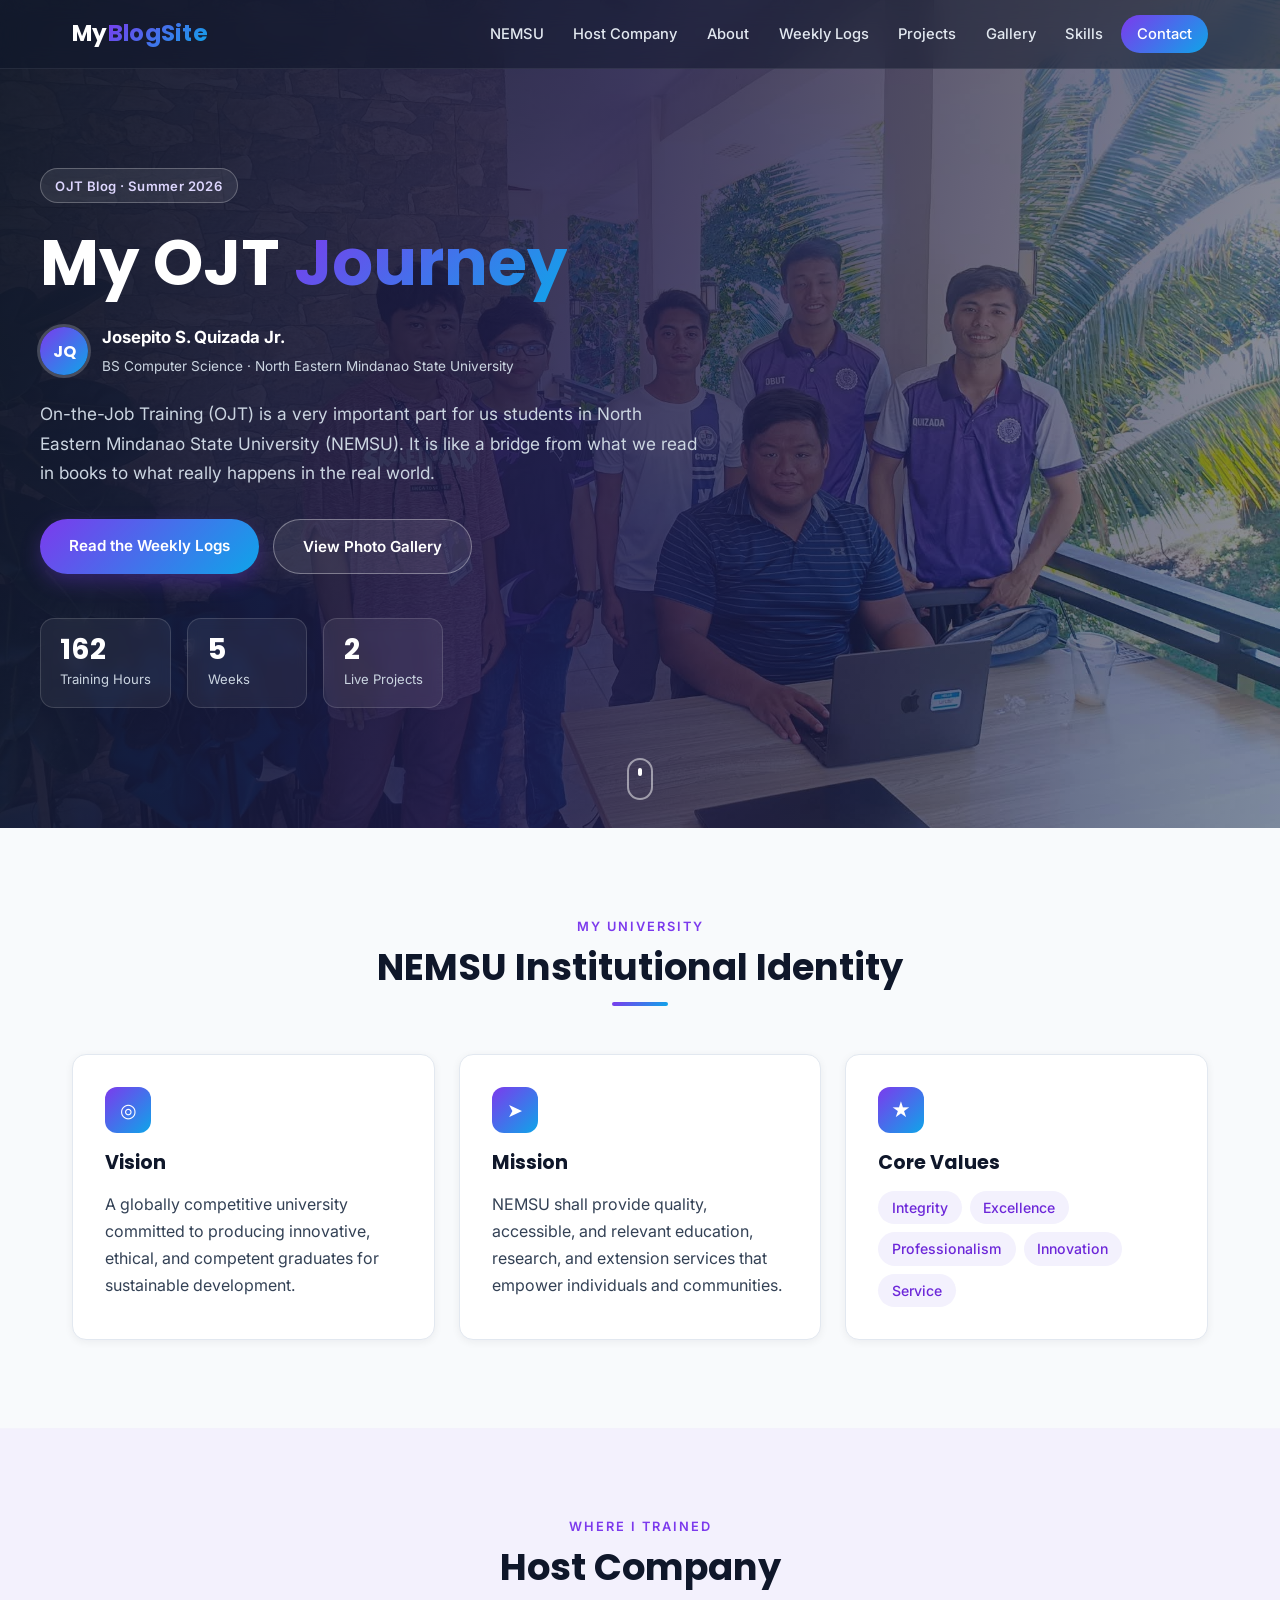
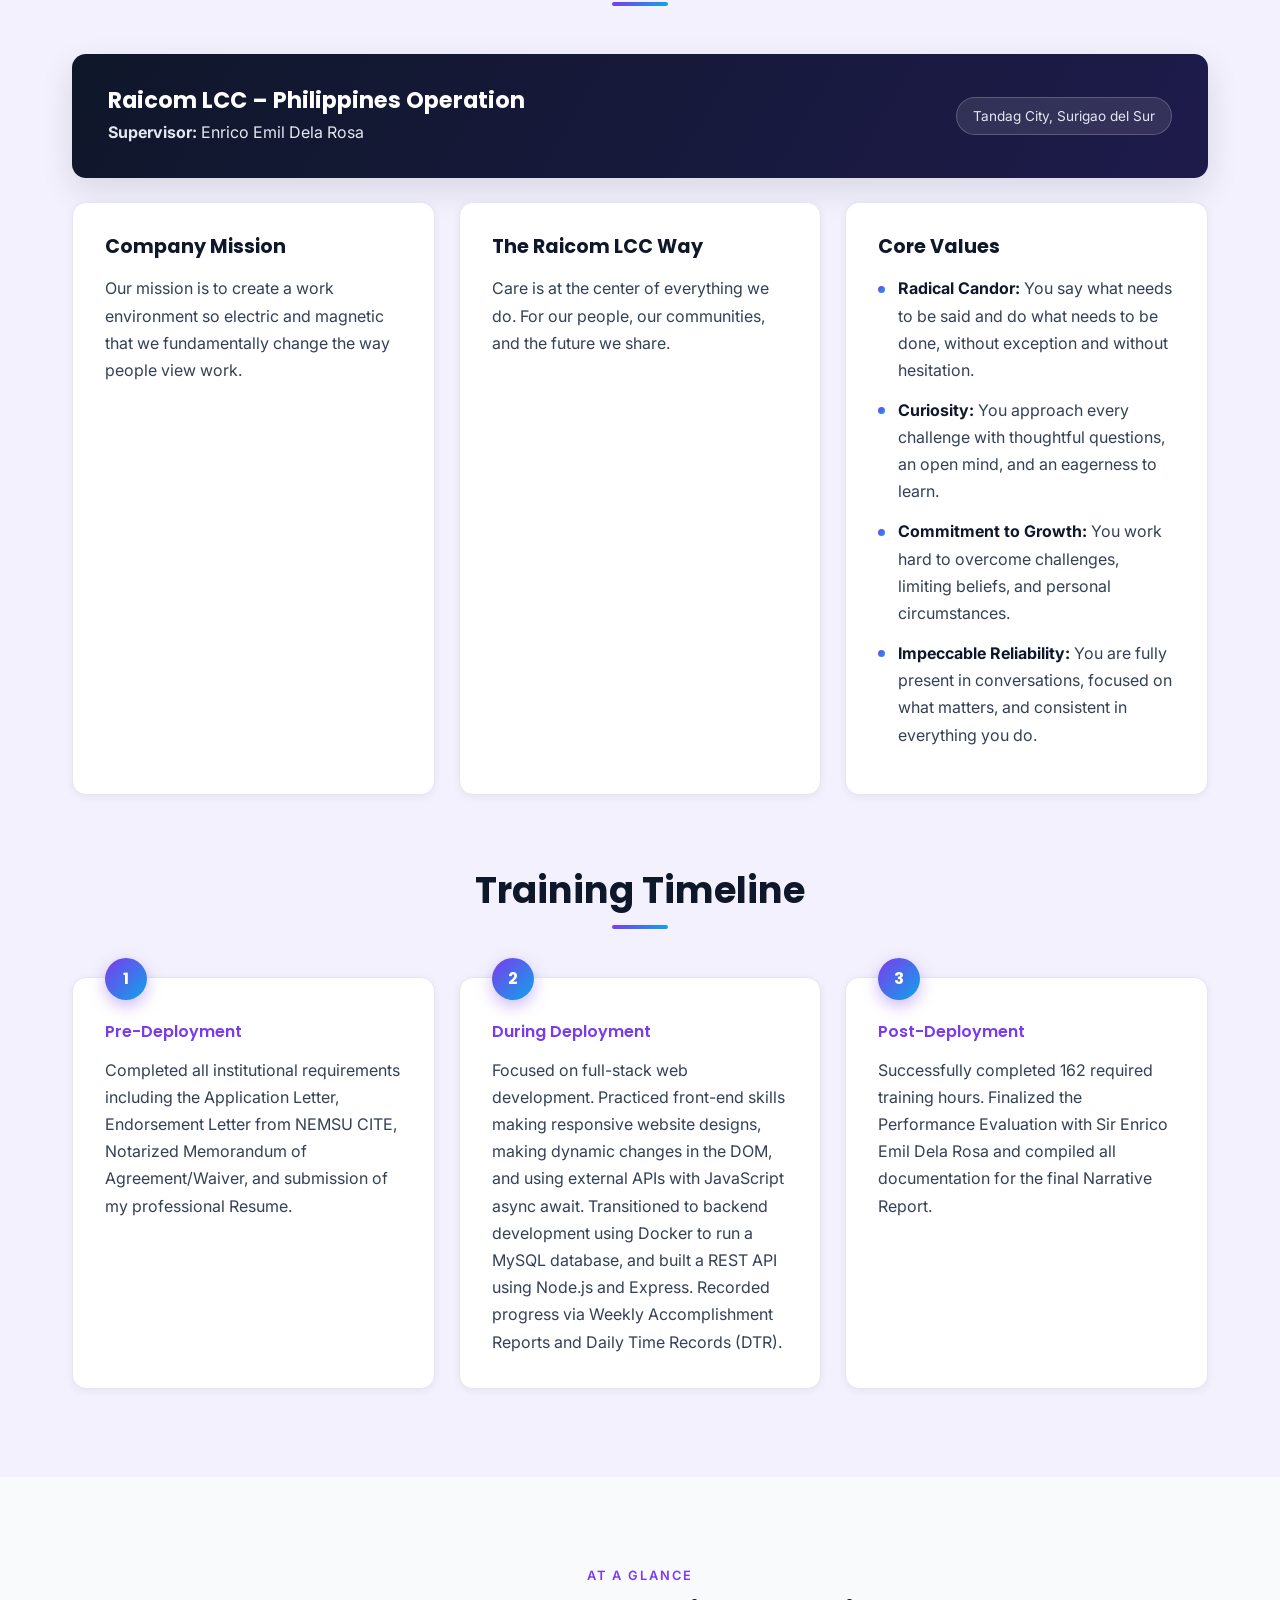
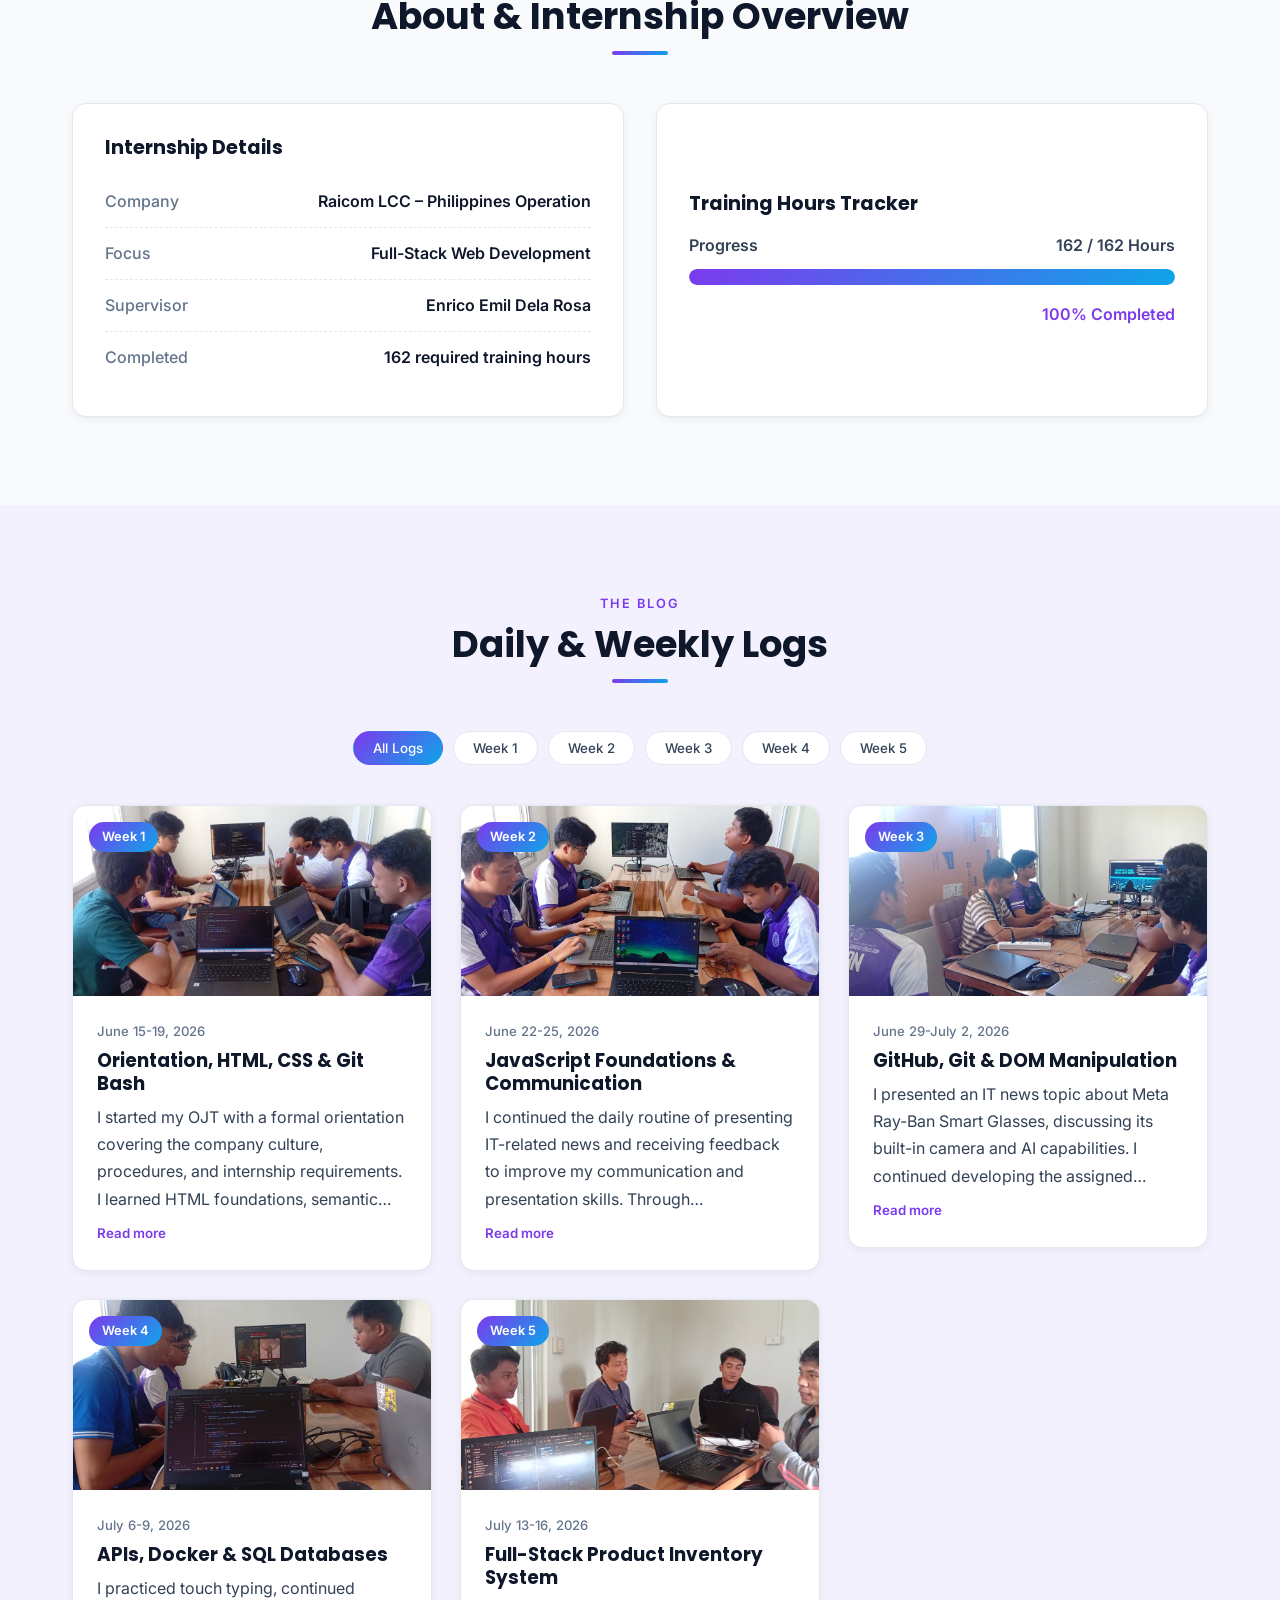
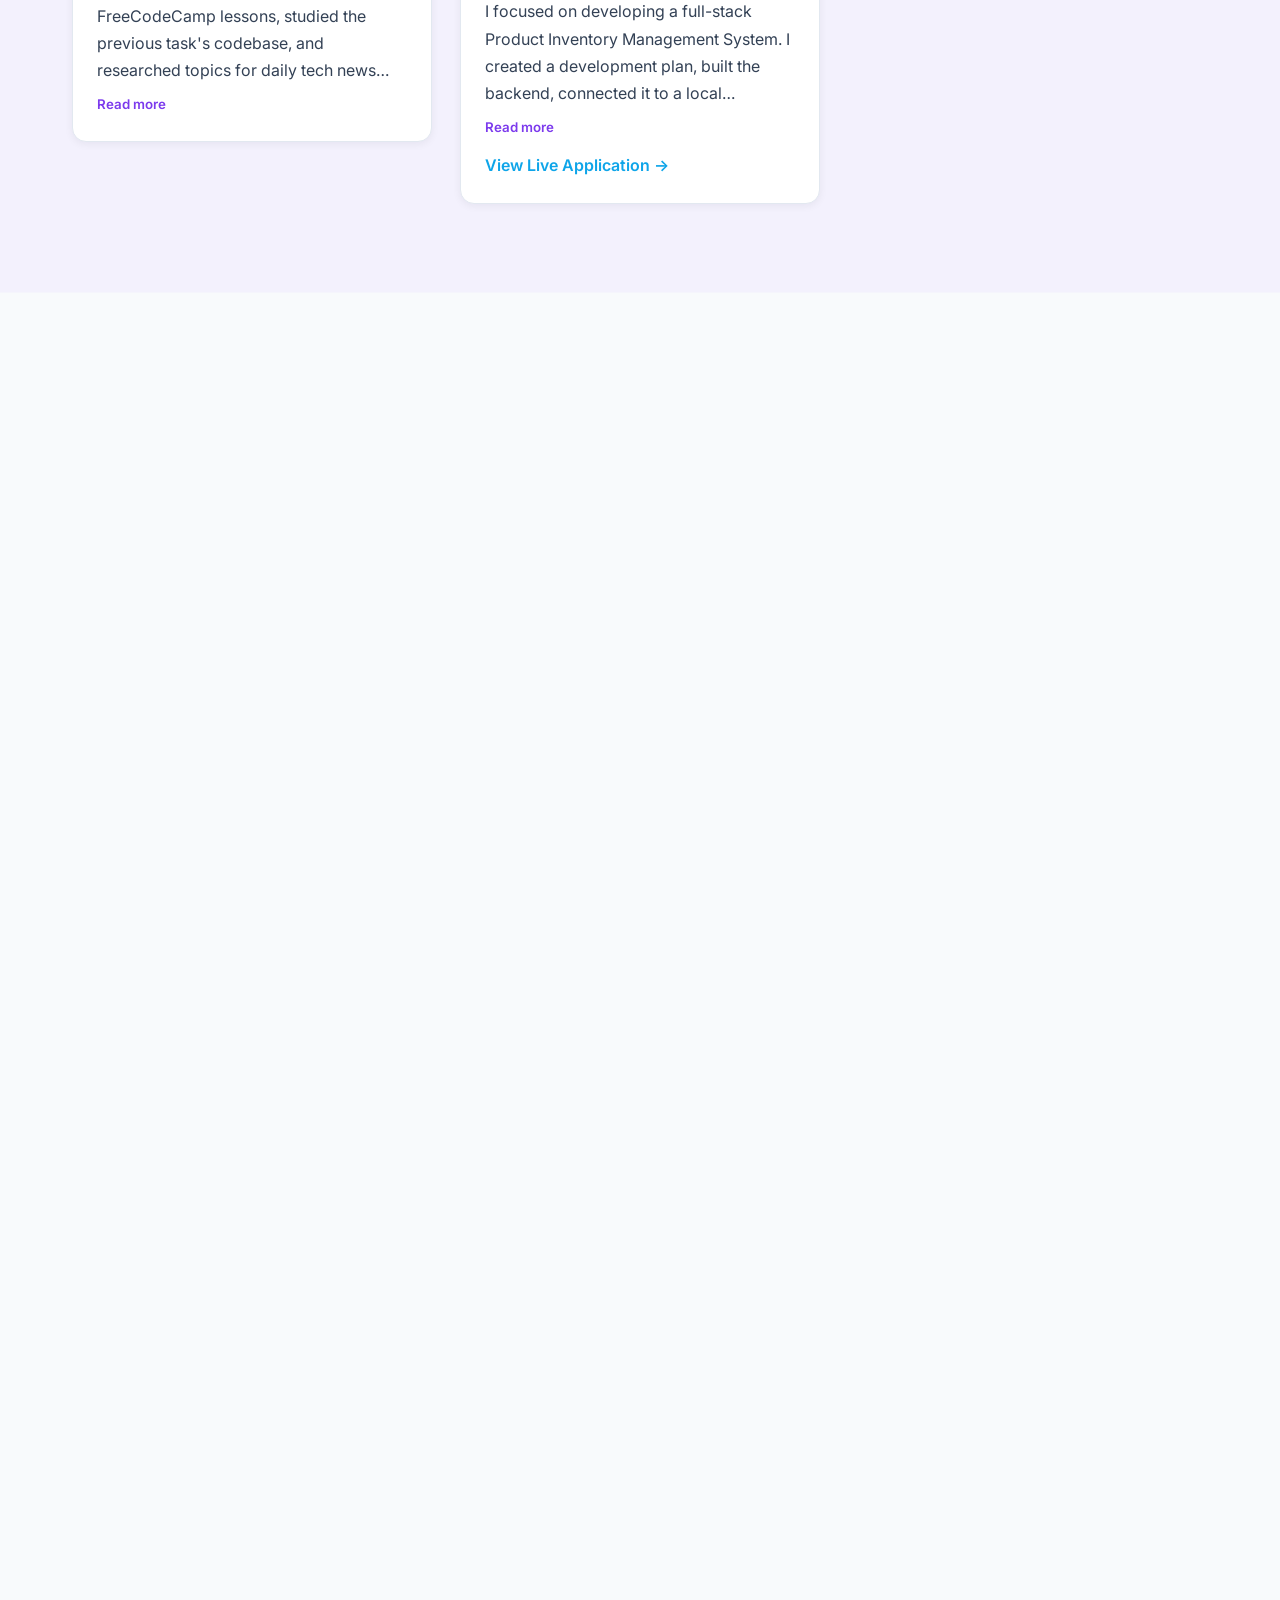
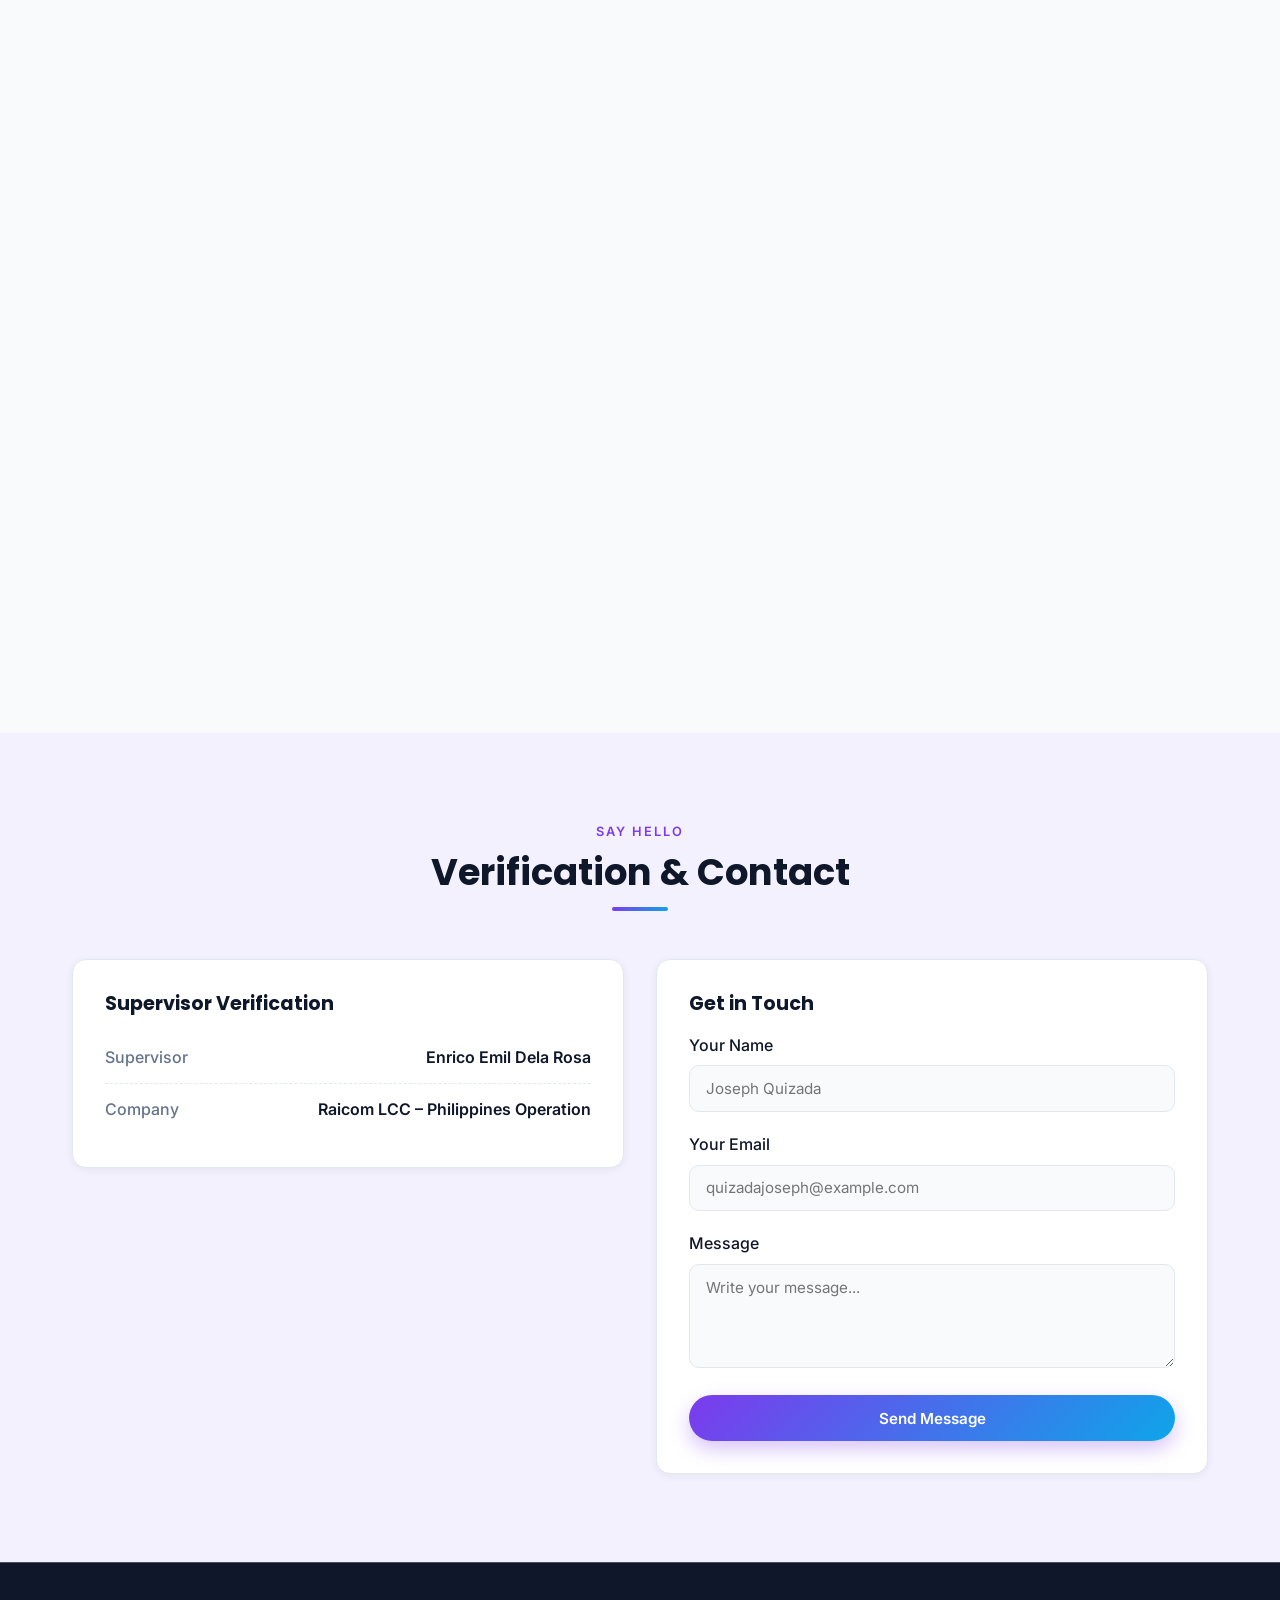
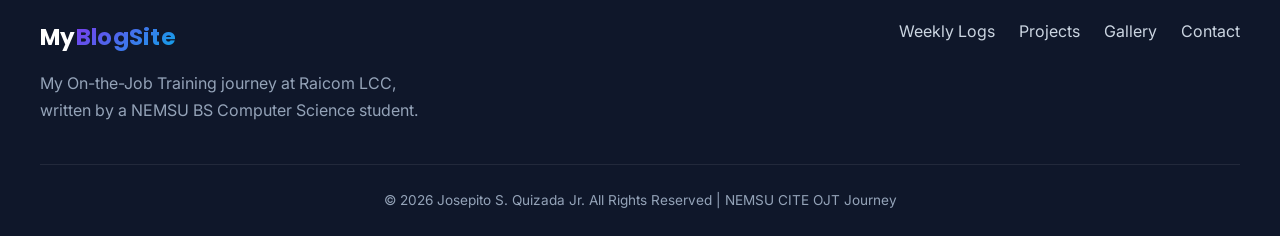
<file: index.html>
<!DOCTYPE html>
<html lang="en">

<head>
    <meta charset="UTF-8">
    <meta name="viewport" content="width=device-width, initial-scale=1.0">
    <title>MyBlogSite | Raicom LCC Journey</title>
    <link rel="preconnect" href="https://fonts.googleapis.com">
    <link rel="preconnect" href="https://fonts.gstatic.com" crossorigin>
    <link href="https://fonts.googleapis.com/css2?family=Inter:wght@400;500;600&family=Poppins:wght@500;600;700&display=swap" rel="stylesheet">
    <link rel="stylesheet" href="style.css?v=3">
</head>

<body>

    <!-- HEADER / NAVIGATION -->
    <header id="site-header">
        <div class="nav-container">
            <a href="index.html" class="logo">My<span>BlogSite</span></a>
            <button class="hamburger" id="hamburger" aria-label="Toggle menu">
                <span></span><span></span><span></span>
            </button>
            <ul class="nav-links" id="nav-links">
                <li><a href="#institutional-identity">NEMSU</a></li>
                <li><a href="#host-company">Host Company</a></li>
                <li><a href="#about">About</a></li>
                <li><a href="#logs">Weekly Logs</a></li>
                <li><a href="#projects">Projects</a></li>
                <li><a href="gallery.html">Gallery</a></li>
                <li><a href="#skills">Skills</a></li>
                <li><a href="#contact" class="nav-cta">Contact</a></li>
            </ul>
        </div>
    </header>

    <!-- HERO SECTION -->
    <section class="hero" style="--hero-image: url('assets/raicombatch1.jpg');">
        <div class="hero-content">
            <span class="hero-chip">OJT Blog · Summer 2026</span>
            <h1>My OJT <span class="gradient-text">Journey</span></h1>
            <div class="hero-author">
                <span class="avatar">JQ</span>
                <div>
                    <strong>Josepito S. Quizada Jr.</strong>
                    <small>BS Computer Science · North Eastern Mindanao State University</small>
                </div>
            </div>
            <p>On-the-Job Training (OJT) is a very important part for us students in North Eastern Mindanao State University (NEMSU). It is like a bridge from what we read in books to what really happens in the real world.</p>
            <div class="hero-actions">
                <a href="#logs" class="btn">Read the Weekly Logs</a>
                <a href="gallery.html" class="btn btn-ghost">View Photo Gallery</a>
            </div>
            <div class="hero-stats">
                <div><strong>162</strong><span>Training Hours</span></div>
                <div><strong>5</strong><span>Weeks</span></div>
                <div><strong>2</strong><span>Live Projects</span></div>
            </div>
        </div>
        <a href="#institutional-identity" class="scroll-hint" aria-label="Scroll down"></a>
    </section>

    <!-- NEMSU INSTITUTIONAL IDENTITY -->
    <section id="institutional-identity" class="reveal">
        <span class="section-eyebrow">My University</span>
        <h2 class="section-title">NEMSU Institutional Identity</h2>
        <div class="identity-grid">
            <article class="identity-card">
                <span class="card-icon">◎</span>
                <h3>Vision</h3>
                <p>A globally competitive university committed to producing innovative, ethical, and competent graduates for sustainable development.</p>
            </article>
            <article class="identity-card">
                <span class="card-icon">➤</span>
                <h3>Mission</h3>
                <p>NEMSU shall provide quality, accessible, and relevant education, research, and extension services that empower individuals and communities.</p>
            </article>
            <article class="identity-card">
                <span class="card-icon">★</span>
                <h3>Core Values</h3>
                <ul class="pill-list">
                    <li>Integrity</li>
                    <li>Excellence</li>
                    <li>Professionalism</li>
                    <li>Innovation</li>
                    <li>Service</li>
                </ul>
            </article>
        </div>
    </section>

    <!-- HOST COMPANY & TRAINING TIMELINE -->
    <section id="host-company" class="band reveal">
        <span class="section-eyebrow">Where I Trained</span>
        <h2 class="section-title">Host Company</h2>
        <div class="host-company-intro">
            <div>
                <h3>Raicom LCC – Philippines Operation</h3>
                <p><strong>Supervisor:</strong> Enrico Emil Dela Rosa</p>
            </div>
            <span class="intro-badge">Tandag City, Surigao del Sur</span>
        </div>
        <div class="host-company-grid">
            <article class="host-card">
                <h3>Company Mission</h3>
                <p>Our mission is to create a work environment so electric and magnetic that we fundamentally change the way people view work.</p>
            </article>
            <article class="host-card">
                <h3>The Raicom LCC Way</h3>
                <p>Care is at the center of everything we do. For our people, our communities, and the future we share.</p>
            </article>
            <article class="host-card">
                <h3>Core Values</h3>
                <ul class="value-list">
                    <li><strong>Radical Candor:</strong> You say what needs to be said and do what needs to be done, without exception and without hesitation.</li>
                    <li><strong>Curiosity:</strong> You approach every challenge with thoughtful questions, an open mind, and an eagerness to learn.</li>
                    <li><strong>Commitment to Growth:</strong> You work hard to overcome challenges, limiting beliefs, and personal circumstances.</li>
                    <li><strong>Impeccable Reliability:</strong> You are fully present in conversations, focused on what matters, and consistent in everything you do.</li>
                </ul>
            </article>
        </div>

        <h2 class="section-title timeline-title">Training Timeline</h2>
        <div class="timeline-grid">
            <article class="timeline-card">
                <span class="timeline-step">1</span>
                <span class="timeline-label">Pre-Deployment</span>
                <p>Completed all institutional requirements including the Application Letter, Endorsement Letter from NEMSU CITE, Notarized Memorandum of Agreement/Waiver, and submission of my professional Resume.</p>
            </article>
            <article class="timeline-card">
                <span class="timeline-step">2</span>
                <span class="timeline-label">During Deployment</span>
                <p>Focused on full-stack web development. Practiced front-end skills making responsive website designs, making dynamic changes in the DOM, and using external APIs with JavaScript async await. Transitioned to backend development using Docker to run a MySQL database, and built a REST API using Node.js and Express. Recorded progress via Weekly Accomplishment Reports and Daily Time Records (DTR).</p>
            </article>
            <article class="timeline-card">
                <span class="timeline-step">3</span>
                <span class="timeline-label">Post-Deployment</span>
                <p>Successfully completed 162 required training hours. Finalized the Performance Evaluation with Sir Enrico Emil Dela Rosa and compiled all documentation for the final Narrative Report.</p>
            </article>
        </div>
    </section>

    <!-- ABOUT & HOURS OVERVIEW -->
    <section id="about" class="reveal">
        <span class="section-eyebrow">At a Glance</span>
        <h2 class="section-title">About & Internship Overview</h2>
        <div class="about-grid">
            <div class="about-info">
                <h3>Internship Details</h3>
                <dl class="detail-list">
                    <div><dt>Company</dt><dd>Raicom LCC – Philippines Operation</dd></div>
                    <div><dt>Focus</dt><dd>Full-Stack Web Development</dd></div>
                    <div><dt>Supervisor</dt><dd>Enrico Emil Dela Rosa</dd></div>
                    <div><dt>Completed</dt><dd>162 required training hours</dd></div>
                </dl>
            </div>
            <div class="progress-box">
                <h3>Training Hours Tracker</h3>
                <div class="progress-details">
                    <span>Progress</span>
                    <span id="hours-text">0 / 162 Hours</span>
                </div>
                <div class="progress-bar-bg">
                    <div class="progress-bar-fill" id="progress-fill"></div>
                </div>
                <p id="percentage-text" class="percentage-text">0% Completed</p>
            </div>
        </div>
    </section>

    <!-- WEEKLY LOGS (FILTERABLE BLOG POSTS) -->
    <section id="logs" class="band reveal">
        <span class="section-eyebrow">The Blog</span>
        <h2 class="section-title">Daily & Weekly Logs</h2>
        <div class="filter-buttons">
            <button class="filter-btn active" data-filter="all">All Logs</button>
            <button class="filter-btn" data-filter="week1">Week 1</button>
            <button class="filter-btn" data-filter="week2">Week 2</button>
            <button class="filter-btn" data-filter="week3">Week 3</button>
            <button class="filter-btn" data-filter="week4">Week 4</button>
            <button class="filter-btn" data-filter="week5">Week 5</button>
        </div>
        <div class="logs-grid">
            <article class="log-card" data-category="week1">
                <div class="log-cover">
                    <img src="assets/724375684_2868672676807858_7904577269663058665_n.jpg" alt="Interns writing HTML in VS Code" loading="lazy">
                    <span class="log-week">Week 1</span>
                </div>
                <div class="log-body">
                    <div class="date">June 15-19, 2026</div>
                    <h3>Orientation, HTML, CSS & Git Bash</h3>
                    <p class="log-text">I started my OJT with a formal orientation covering the company culture, procedures, and internship requirements. I learned HTML foundations, semantic tags, document structure, and CSS basics including inline, internal, and external styling. I created a personal webpage and beginner exercises for text styling, buttons, boxes, and profile cards. I also designed a website for Mr. Seven using HTML and CSS, presented my progress, applied feedback, and learned Git Bash basics such as initializing repositories, checking project states, using <code>git add</code>, and using <code>git commit</code>.</p>
                    <button class="read-more" type="button">Read more</button>
                </div>
            </article>
            <article class="log-card" data-category="week2">
                <div class="log-cover">
                    <img src="assets/724152556_1752923692343780_7006901634733153793_n.jpg" alt="Interns practicing on laptops" loading="lazy">
                    <span class="log-week">Week 2</span>
                </div>
                <div class="log-body">
                    <div class="date">June 22-25, 2026</div>
                    <h3>JavaScript Foundations & Communication</h3>
                    <p class="log-text">I continued the daily routine of presenting IT-related news and receiving feedback to improve my communication and presentation skills. Through FreeCodeCamp, I studied JavaScript variables, strings, booleans, numbers, functions, arrays, objects, and loops. I also practiced typing tests to improve my speed and accuracy. The week strengthened my programming fundamentals, consistency, and confidence when presenting to co-interns and supervisors.</p>
                    <button class="read-more" type="button">Read more</button>
                </div>
            </article>
            <article class="log-card" data-category="week3">
                <div class="log-cover">
                    <img src="assets/728969310_1725456452208736_2410912896039311364_n.jpg" alt="Smart glasses IT news presentation" loading="lazy">
                    <span class="log-week">Week 3</span>
                </div>
                <div class="log-body">
                    <div class="date">June 29-July 2, 2026</div>
                    <h3>GitHub, Git & DOM Manipulation</h3>
                    <p class="log-text">I presented an IT news topic about Meta Ray-Ban Smart Glasses, discussing its built-in camera and AI capabilities. I continued developing the assigned website and practicing JavaScript, HTML, and CSS through FreeCodeCamp. I learned GitHub and Git for collaboration and version control, created a repository, and published the website online. I also received a task focused on JavaScript DOM Manipulation, exploring how JavaScript interacts with and modifies web page elements.</p>
                    <button class="read-more" type="button">Read more</button>
                </div>
            </article>
            <article class="log-card" data-category="week4">
                <div class="log-cover">
                    <img src="assets/741324029_2167921987384156_7016959534248674836_n.jpg" alt="Async fetch code in VS Code" loading="lazy">
                    <span class="log-week">Week 4</span>
                </div>
                <div class="log-body">
                    <div class="date">July 6-9, 2026</div>
                    <h3>APIs, Docker & SQL Databases</h3>
                    <p class="log-text">I practiced touch typing, continued FreeCodeCamp lessons, studied the previous task's codebase, and researched topics for daily tech news presentations. I created a Todo List website using an API and applied POST, PUT, and DELETE methods. I also built a Docker container using a GitHub repository provided by Sir Rico as a guide and researched different SQL databases. By the end of the week, I rendered 43 hours and 30 minutes, with 114 hours and 35 minutes remaining.</p>
                    <button class="read-more" type="button">Read more</button>
                </div>
            </article>
            <article class="log-card" data-category="week5">
                <div class="log-cover">
                    <img src="assets/755864337_1749140056100746_517151868854817988_n.jpg" alt="Node.js server and Postman on a laptop" loading="lazy">
                    <span class="log-week">Week 5</span>
                </div>
                <div class="log-body">
                    <div class="date">July 13-16, 2026</div>
                    <h3>Full-Stack Product Inventory System</h3>
                    <p class="log-text">I focused on developing a full-stack Product Inventory Management System. I created a development plan, built the backend, connected it to a local database, and tested API endpoints using Postman. I deployed the backend to Render, migrated the database to TiDB Cloud, and connected the frontend to the live backend API. The system includes registration, login, dashboard, product management, supplier management, transactions, and inventory management. After testing and fixing issues, I successfully deployed the system as a live web application.</p>
                    <button class="read-more" type="button">Read more</button>
                    <a class="log-link" href="https://products-inventory-management.onrender.com/" target="_blank" rel="noopener noreferrer">View Live Application →</a>
                </div>
            </article>
        </div>
    </section>

    <!-- PROJECTS / KEY DELIVERABLES -->
    <section id="projects" class="reveal">
        <span class="section-eyebrow">What I Built</span>
        <h2 class="section-title">Key Deliverables</h2>
        <div class="projects-grid">
            <article class="project-card">
                <div class="project-img">
                    <div class="browser-bar"><span></span><span></span><span></span></div>
                    <div class="project-preview">
                        <strong>Animals CRUD</strong>
                        <small>josepitong10.github.io</small>
                    </div>
                </div>
                <div class="project-info">
                    <h3>Animals CRUD Frontend</h3>
                    <p>A frontend CRUD project for managing animal records with a responsive interface and dynamic user interactions.</p>
                    <div class="project-tags">
                        <span class="tag">Frontend</span>
                        <span class="tag">CRUD</span>
                        <span class="tag">JavaScript</span>
                    </div>
                    <a class="project-link" href="https://josepitong10.github.io/front_end_CRUD_animals/" target="_blank" rel="noopener noreferrer">View Live Project →</a>
                </div>
            </article>
            <article class="project-card">
                <div class="project-img alt">
                    <div class="browser-bar"><span></span><span></span><span></span></div>
                    <div class="project-preview">
                        <strong>Inventory System</strong>
                        <small>products-inventory-management.onrender.com</small>
                    </div>
                </div>
                <div class="project-info">
                    <h3>Product Inventory Management System</h3>
                    <p>A deployed full-stack application for managing products, suppliers, transactions, users, and inventory.</p>
                    <div class="project-tags">
                        <span class="tag">Node.js</span>
                        <span class="tag">Express</span>
                        <span class="tag">MySQL</span>
                        <span class="tag">Docker</span>
                    </div>
                    <a class="project-link" href="https://products-inventory-management.onrender.com/" target="_blank" rel="noopener noreferrer">View Live Project →</a>
                </div>
            </article>
        </div>
    </section>

    <!-- JOURNEY GALLERY PREVIEW -->
    <section id="gallery" class="band reveal">
        <span class="section-eyebrow">Photos</span>
        <h2 class="section-title">My OJT Journey Gallery</h2>
        <div class="gallery-preview-grid">
            <a href="gallery.html#day-one" class="gallery-preview-item large">
                <img src="assets/raicombatch1.jpg" alt="Raicom LCC Batch 1 interns group photo" loading="lazy">
                <span>Day One</span>
            </a>
            <a href="gallery.html#foundations" class="gallery-preview-item">
                <img src="assets/724375684_2868672676807858_7904577269663058665_n.jpg" alt="Interns writing HTML in VS Code" loading="lazy">
                <span>Foundations</span>
            </a>
            <a href="gallery.html#presentations" class="gallery-preview-item">
                <img src="assets/740389538_890172923566680_3853242335883349469_n.jpg" alt="IT news presentation" loading="lazy">
                <span>Presentations</span>
            </a>
            <a href="gallery.html#full-stack" class="gallery-preview-item">
                <img src="assets/755864337_1749140056100746_517151868854817988_n.jpg" alt="Building a REST API with Node.js" loading="lazy">
                <span>Full-Stack</span>
            </a>
            <a href="gallery.html#completion" class="gallery-preview-item">
                <img src="assets/certificate/certificate.jpg" alt="Certificate of Completion" loading="lazy">
                <span>Certificate</span>
            </a>
        </div>
        <div class="gallery-cta">
            <a href="gallery.html" class="btn">View Full Journey Gallery</a>
        </div>
    </section>

    <!-- LEARNING OUTCOMES & SKILLS -->
    <section id="skills" class="reveal">
        <span class="section-eyebrow">Takeaways</span>
        <h2 class="section-title">Learning Outcomes</h2>
        <div class="skills-grid">
            <div class="skills-category">
                <h3>Hard Skills</h3>
                <div class="skills-list">
                    <span class="skill-badge">HTML5 / CSS3</span>
                    <span class="skill-badge">Vanilla JavaScript</span>
                    <span class="skill-badge">Git & GitHub</span>
                    <span class="skill-badge">REST API Integration</span>
                    <span class="skill-badge">Responsive Web Design</span>
                </div>
            </div>
            <div class="skills-category">
                <h3>Soft Skills</h3>
                <div class="skills-list">
                    <span class="skill-badge">Agile/Scrum Workflow</span>
                    <span class="skill-badge">Team Collaboration</span>
                    <span class="skill-badge">Problem Solving</span>
                    <span class="skill-badge">Time Management</span>
                </div>
            </div>
        </div>
    </section>

    <!-- CONTACT & VERIFICATION -->
    <section id="contact" class="band reveal">
        <span class="section-eyebrow">Say Hello</span>
        <h2 class="section-title">Verification & Contact</h2>
        <div class="contact-container">
            <div class="contact-info">
                <h3>Supervisor Verification</h3>
                <dl class="detail-list">
                    <div><dt>Supervisor</dt><dd>Enrico Emil Dela Rosa</dd></div>
                    <div><dt>Company</dt><dd>Raicom LCC – Philippines Operation</dd></div>
                </dl>
            </div>
            <div class="contact-form">
                <h3>Get in Touch</h3>
                <form id="portfolio-form">
                    <div class="form-group">
                        <label for="name">Your Name</label>
                        <input type="text" id="name" required placeholder="Joseph Quizada">
                    </div>
                    <div class="form-group">
                        <label for="email">Your Email</label>
                        <input type="email" id="email" required placeholder="quizadajoseph@example.com">
                    </div>
                    <div class="form-group">
                        <label for="message">Message</label>
                        <textarea id="message" rows="4" required placeholder="Write your message..."></textarea>
                    </div>
                    <button type="submit" class="btn btn-block">Send Message</button>
                    <p class="form-success" id="form-success" hidden>Thank you for reaching out! Your message has been received.</p>
                </form>
            </div>
        </div>
    </section>

    <!-- FOOTER -->
    <footer>
        <div class="footer-inner">
            <div>
                <a href="index.html" class="logo">My<span>BlogSite</span></a>
                <p>My On-the-Job Training journey at Raicom LCC, written by a NEMSU BS Computer Science student.</p>
            </div>
            <ul class="footer-links">
                <li><a href="#logs">Weekly Logs</a></li>
                <li><a href="#projects">Projects</a></li>
                <li><a href="gallery.html">Gallery</a></li>
                <li><a href="#contact">Contact</a></li>
            </ul>
        </div>
        <p class="footer-copy">&copy; 2026 Josepito S. Quizada Jr. All Rights Reserved | NEMSU CITE OJT Journey</p>
    </footer>

    <button class="back-to-top" id="back-to-top" aria-label="Back to top">↑</button>

    <script src="script.js?v=3"></script>
</body>

</html>
</file>
<file: style.css>
/* ==========================================
   CSS VARIABLES & BASE STYLES
   ========================================== */
:root {
    --primary: #0f172a;
    --secondary: #1e1b4b;
    --accent: #7c3aed;
    --accent-2: #0ea5e9;
    --accent-hover: #6d28d9;
    --gradient: linear-gradient(135deg, #7c3aed 0%, #0ea5e9 100%);
    --bg-light: #f8fafc;
    --band: #f3f1fd;
    --card-bg: #ffffff;
    --text-main: #334155;
    --text-muted: #64748b;
    --border: #e2e8f0;
    --radius: 14px;
    --shadow-sm: 0 2px 8px rgba(15, 23, 42, 0.06);
    --shadow-md: 0 12px 32px rgba(15, 23, 42, 0.12);
    --transition: all 0.3s ease;
    --font-body: 'Inter', 'Segoe UI', Tahoma, Geneva, Verdana, sans-serif;
    --font-heading: 'Poppins', 'Segoe UI', Tahoma, Geneva, Verdana, sans-serif;
}

* {
    margin: 0;
    padding: 0;
    box-sizing: border-box;
}

html {
    scroll-behavior: smooth;
}

body {
    background-color: var(--bg-light);
    color: var(--text-main);
    font-family: var(--font-body);
    line-height: 1.7;
    overflow-x: hidden;
}

h1,
h2,
h3 {
    font-family: var(--font-heading);
    line-height: 1.25;
}

a {
    text-decoration: none;
    color: inherit;
}

ul {
    list-style: none;
}

img {
    display: block;
    max-width: 100%;
    height: auto;
}

button {
    font-family: inherit;
}

[hidden] {
    display: none !important;
}

code {
    background: #ede9fe;
    color: var(--accent-hover);
    padding: 0.1rem 0.4rem;
    border-radius: 4px;
    font-size: 0.88em;
}

.gradient-text {
    background: var(--gradient);
    -webkit-background-clip: text;
    background-clip: text;
    color: transparent;
}

/* ==========================================
   NAVIGATION & HEADER
   ========================================== */
header {
    position: fixed;
    top: 0;
    width: 100%;
    z-index: 1000;
    color: #fff;
    background: rgba(15, 23, 42, 0.55);
    backdrop-filter: blur(12px);
    -webkit-backdrop-filter: blur(12px);
    border-bottom: 1px solid rgba(255, 255, 255, 0.08);
    transition: var(--transition);
}

header.scrolled {
    background: rgba(15, 23, 42, 0.92);
    box-shadow: 0 6px 20px rgba(0, 0, 0, 0.18);
}

.nav-container {
    max-width: 1200px;
    margin: 0 auto;
    display: flex;
    justify-content: space-between;
    align-items: center;
    padding: 0.9rem 2rem;
}

.logo {
    font-family: var(--font-heading);
    font-size: 1.45rem;
    font-weight: 700;
    color: #fff;
    letter-spacing: 0.3px;
}

.logo span {
    background: var(--gradient);
    -webkit-background-clip: text;
    background-clip: text;
    color: transparent;
}

.nav-links {
    display: flex;
    align-items: center;
    gap: 0.35rem;
}

.nav-links a {
    display: block;
    padding: 0.4rem 0.75rem;
    border-radius: 999px;
    font-weight: 500;
    font-size: 0.92rem;
    color: #e2e8f0;
    transition: var(--transition);
}

.nav-links a:hover {
    color: #fff;
    background: rgba(255, 255, 255, 0.1);
}

.nav-links .nav-cta {
    background: var(--gradient);
    color: #fff;
    padding: 0.4rem 1rem;
}

.nav-links .nav-cta:hover {
    background: var(--gradient);
    opacity: 0.9;
}

.hamburger {
    display: none;
    flex-direction: column;
    gap: 5px;
    padding: 0.4rem;
    border: 0;
    background: transparent;
    cursor: pointer;
}

.hamburger span {
    width: 24px;
    height: 2px;
    border-radius: 2px;
    background-color: #fff;
    transition: var(--transition);
}

.hamburger.open span:nth-child(1) {
    transform: translateY(7px) rotate(45deg);
}

.hamburger.open span:nth-child(2) {
    opacity: 0;
}

.hamburger.open span:nth-child(3) {
    transform: translateY(-7px) rotate(-45deg);
}

/* ==========================================
   BUTTONS
   ========================================== */
.btn {
    display: inline-block;
    padding: 0.85rem 1.8rem;
    background: var(--gradient);
    color: #fff;
    border: none;
    border-radius: 999px;
    font-weight: 600;
    font-size: 0.95rem;
    cursor: pointer;
    box-shadow: 0 8px 20px rgba(124, 58, 237, 0.3);
    transition: var(--transition);
}

.btn:hover {
    transform: translateY(-2px);
    box-shadow: 0 12px 26px rgba(124, 58, 237, 0.4);
}

.btn-ghost {
    background: rgba(255, 255, 255, 0.08);
    border: 1px solid rgba(255, 255, 255, 0.35);
    box-shadow: none;
}

.btn-ghost:hover {
    background: rgba(255, 255, 255, 0.16);
    box-shadow: none;
}

.btn-block {
    width: 100%;
}

/* ==========================================
   HERO SECTION
   ========================================== */
.hero {
    position: relative;
    max-width: none;
    min-height: 92vh;
    display: flex;
    align-items: center;
    padding: 8rem 2rem 5rem;
    color: #fff;
    background:
        linear-gradient(100deg, rgba(15, 23, 42, 0.95) 0%, rgba(30, 27, 75, 0.85) 45%, rgba(15, 23, 42, 0.45) 100%),
        var(--hero-image, none) center / cover no-repeat,
        var(--primary);
}

.hero-content {
    width: 100%;
    max-width: 1200px;
    margin: 0 auto;
}

.hero-content > * {
    max-width: 660px;
}

.hero-chip {
    display: inline-block;
    margin-bottom: 1.25rem;
    padding: 0.35rem 0.9rem;
    border: 1px solid rgba(255, 255, 255, 0.25);
    border-radius: 999px;
    background: rgba(255, 255, 255, 0.08);
    color: #ddd6fe;
    font-size: 0.82rem;
    font-weight: 600;
    letter-spacing: 0.4px;
}

.hero h1 {
    font-size: clamp(2.4rem, 6vw, 4rem);
    font-weight: 700;
    margin-bottom: 1.25rem;
}

.hero-author {
    display: flex;
    align-items: center;
    gap: 0.9rem;
    margin-bottom: 1.25rem;
}

.hero-author strong {
    display: block;
    font-size: 1.05rem;
}

.hero-author small {
    color: #cbd5e1;
    font-size: 0.85rem;
}

.avatar {
    flex-shrink: 0;
    display: flex;
    align-items: center;
    justify-content: center;
    width: 48px;
    height: 48px;
    border-radius: 50%;
    background: var(--gradient);
    font-family: var(--font-heading);
    font-weight: 700;
    box-shadow: 0 0 0 3px rgba(255, 255, 255, 0.2);
}

.hero p {
    font-size: 1.08rem;
    color: #cbd5e1;
    margin-bottom: 2rem;
}

.hero-actions {
    display: flex;
    flex-wrap: wrap;
    gap: 0.9rem;
    margin-bottom: 2.75rem;
}

.hero-stats {
    display: flex;
    flex-wrap: wrap;
    gap: 1rem;
}

.hero-stats div {
    min-width: 120px;
    padding: 0.9rem 1.2rem;
    border: 1px solid rgba(255, 255, 255, 0.14);
    border-radius: var(--radius);
    background: rgba(255, 255, 255, 0.06);
    backdrop-filter: blur(6px);
}

.hero-stats strong {
    display: block;
    font-family: var(--font-heading);
    font-size: 1.8rem;
    line-height: 1.1;
}

.hero-stats span {
    color: #cbd5e1;
    font-size: 0.82rem;
}

.scroll-hint {
    position: absolute;
    left: 50%;
    bottom: 1.75rem;
    width: 26px;
    height: 42px;
    margin-left: -13px;
    border: 2px solid rgba(255, 255, 255, 0.5);
    border-radius: 14px;
}

.scroll-hint::after {
    content: '';
    position: absolute;
    top: 8px;
    left: 50%;
    width: 4px;
    height: 8px;
    margin-left: -2px;
    border-radius: 2px;
    background: #fff;
    animation: scroll-dot 1.6s ease-in-out infinite;
}

@keyframes scroll-dot {
    0% { opacity: 0; transform: translateY(0); }
    40% { opacity: 1; }
    100% { opacity: 0; transform: translateY(14px); }
}

/* ==========================================
   SHARED LAYOUT & SECTIONS
   ========================================== */
section {
    padding: 5.5rem 2rem;
    max-width: 1200px;
    margin: 0 auto;
    scroll-margin-top: 60px;
}

/* Full-width tinted background band behind a section */
.band {
    background: var(--band);
    box-shadow: 0 0 0 100vmax var(--band);
    clip-path: inset(0 -100vmax);
}

.reveal {
    opacity: 0;
    transform: translateY(30px);
    transition: opacity 0.8s ease, transform 0.8s ease;
}

.reveal.visible {
    opacity: 1;
    transform: none;
}

.section-eyebrow {
    display: block;
    text-align: center;
    color: var(--accent);
    font-size: 0.8rem;
    font-weight: 600;
    letter-spacing: 2px;
    text-transform: uppercase;
    margin-bottom: 0.4rem;
}

.section-title {
    text-align: center;
    font-size: clamp(1.7rem, 3.5vw, 2.3rem);
    color: var(--primary);
    margin-bottom: 3rem;
}

.section-title::after {
    content: '';
    display: block;
    width: 56px;
    height: 4px;
    background: var(--gradient);
    margin: 0.75rem auto 0;
    border-radius: 2px;
}

/* Shared card look */
.identity-card,
.host-card,
.timeline-card,
.about-info,
.progress-box,
.skills-category,
.contact-info,
.contact-form {
    background: var(--card-bg);
    padding: 2rem;
    border: 1px solid var(--border);
    border-radius: var(--radius);
    box-shadow: var(--shadow-sm);
    transition: var(--transition);
}

.identity-card:hover,
.host-card:hover,
.timeline-card:hover {
    transform: translateY(-4px);
    box-shadow: var(--shadow-md);
}

.identity-card h3,
.host-card h3,
.about-info h3,
.progress-box h3,
.skills-category h3,
.contact-info h3,
.contact-form h3 {
    color: var(--primary);
    font-size: 1.2rem;
    margin-bottom: 1rem;
}

/* ==========================================
   NEMSU INSTITUTIONAL IDENTITY
   ========================================== */
.identity-grid {
    display: grid;
    grid-template-columns: repeat(3, 1fr);
    gap: 1.5rem;
}

.card-icon {
    display: flex;
    align-items: center;
    justify-content: center;
    width: 46px;
    height: 46px;
    margin-bottom: 1.1rem;
    border-radius: 12px;
    background: var(--gradient);
    color: #fff;
    font-size: 1.2rem;
}

.pill-list {
    display: flex;
    flex-wrap: wrap;
    gap: 0.5rem;
}

.pill-list li {
    padding: 0.3rem 0.85rem;
    border-radius: 999px;
    background: var(--band);
    color: var(--accent-hover);
    font-size: 0.88rem;
    font-weight: 500;
}

/* ==========================================
   HOST COMPANY & TRAINING TIMELINE
   ========================================== */
.host-company-intro {
    display: flex;
    justify-content: space-between;
    align-items: center;
    flex-wrap: wrap;
    gap: 1rem;
    padding: 2rem 2.25rem;
    margin-bottom: 1.5rem;
    border-radius: var(--radius);
    background: linear-gradient(120deg, var(--primary), var(--secondary));
    color: #e2e8f0;
    box-shadow: var(--shadow-md);
}

.host-company-intro h3 {
    color: #fff;
    font-size: 1.4rem;
    margin-bottom: 0.3rem;
}

.intro-badge {
    padding: 0.4rem 1rem;
    border-radius: 999px;
    background: rgba(255, 255, 255, 0.1);
    border: 1px solid rgba(255, 255, 255, 0.2);
    font-size: 0.85rem;
}

.host-company-grid,
.timeline-grid {
    display: grid;
    grid-template-columns: repeat(3, 1fr);
    gap: 1.5rem;
}

.value-list li {
    position: relative;
    padding-left: 1.2rem;
    margin-bottom: 0.8rem;
}

.value-list li::before {
    content: '';
    position: absolute;
    left: 0;
    top: 0.65em;
    width: 7px;
    height: 7px;
    border-radius: 50%;
    background: var(--gradient);
}

.value-list strong {
    color: var(--primary);
}

.timeline-title {
    margin-top: 4.5rem;
}

.timeline-card {
    position: relative;
    padding-top: 2.5rem;
}

.timeline-step {
    position: absolute;
    top: -20px;
    left: 2rem;
    display: flex;
    align-items: center;
    justify-content: center;
    width: 42px;
    height: 42px;
    border-radius: 50%;
    background: var(--gradient);
    color: #fff;
    font-family: var(--font-heading);
    font-weight: 700;
    box-shadow: 0 6px 16px rgba(124, 58, 237, 0.35);
}

.timeline-label {
    display: block;
    color: var(--accent);
    font-family: var(--font-heading);
    font-weight: 600;
    margin-bottom: 0.75rem;
}

/* ==========================================
   ABOUT & HOURS PROGRESS
   ========================================== */
.about-grid {
    display: grid;
    grid-template-columns: 1fr 1fr;
    gap: 2rem;
    align-items: stretch;
}

.detail-list div {
    display: flex;
    justify-content: space-between;
    gap: 1rem;
    padding: 0.75rem 0;
    border-bottom: 1px dashed var(--border);
}

.detail-list div:last-child {
    border-bottom: 0;
}

.detail-list dt {
    color: var(--text-muted);
    font-weight: 500;
}

.detail-list dd {
    color: var(--primary);
    font-weight: 600;
    text-align: right;
}

.progress-box {
    display: flex;
    flex-direction: column;
    justify-content: center;
}

.progress-details {
    display: flex;
    justify-content: space-between;
    margin-bottom: 0.6rem;
    font-weight: 600;
}

.progress-bar-bg {
    width: 100%;
    height: 16px;
    background-color: var(--band);
    border-radius: 999px;
    overflow: hidden;
    margin-bottom: 1rem;
}

.progress-bar-fill {
    height: 100%;
    width: 0%; /* Dynamic via JS */
    background: var(--gradient);
    border-radius: 999px;
    transition: width 1.5s ease-in-out;
}

.percentage-text {
    text-align: right;
    font-weight: 600;
    color: var(--accent);
}

/* ==========================================
   LOGS SECTION (BLOG POSTS) & FILTERS
   ========================================== */
.filter-buttons {
    display: flex;
    justify-content: center;
    gap: 0.6rem;
    margin-bottom: 2.5rem;
    flex-wrap: wrap;
}

.filter-btn {
    padding: 0.5rem 1.2rem;
    background: var(--card-bg);
    border: 1px solid var(--border);
    border-radius: 999px;
    color: var(--text-main);
    font-weight: 500;
    cursor: pointer;
    transition: var(--transition);
}

.filter-btn:hover {
    border-color: var(--accent);
    color: var(--accent);
}

.filter-btn.active {
    background: var(--gradient);
    border-color: transparent;
    color: #fff;
}

.logs-grid {
    display: grid;
    grid-template-columns: repeat(auto-fill, minmax(320px, 1fr));
    gap: 1.75rem;
    align-items: start;
}

.log-card {
    display: flex;
    flex-direction: column;
    overflow: hidden;
    background: var(--card-bg);
    border: 1px solid var(--border);
    border-radius: var(--radius);
    box-shadow: var(--shadow-sm);
    transition: var(--transition);
}

.log-card:hover {
    transform: translateY(-5px);
    box-shadow: var(--shadow-md);
}

.log-cover {
    position: relative;
    height: 190px;
    overflow: hidden;
}

.log-cover img {
    width: 100%;
    height: 100%;
    object-fit: cover;
    transition: transform 0.6s ease;
}

.log-card:hover .log-cover img {
    transform: scale(1.06);
}

.log-week {
    position: absolute;
    top: 1rem;
    left: 1rem;
    padding: 0.25rem 0.8rem;
    border-radius: 999px;
    background: var(--gradient);
    color: #fff;
    font-size: 0.8rem;
    font-weight: 600;
}

.log-body {
    padding: 1.5rem;
}

.log-card .date {
    font-size: 0.82rem;
    color: var(--text-muted);
    font-weight: 500;
    margin-bottom: 0.4rem;
}

.log-card h3 {
    margin-bottom: 0.6rem;
    color: var(--primary);
    font-size: 1.15rem;
}

.log-text {
    display: -webkit-box;
    -webkit-line-clamp: 4;
    line-clamp: 4;
    -webkit-box-orient: vertical;
    overflow: hidden;
}

.log-card.expanded .log-text {
    display: block;
}

.read-more {
    margin-top: 0.75rem;
    padding: 0;
    border: 0;
    background: none;
    color: var(--accent);
    font-weight: 600;
    cursor: pointer;
}

.read-more:hover {
    text-decoration: underline;
}

.log-link {
    display: block;
    margin-top: 0.75rem;
    color: var(--accent-2);
    font-weight: 600;
}

.log-link:hover {
    text-decoration: underline;
}

/* ==========================================
   PROJECTS SECTION
   ========================================== */
.projects-grid {
    display: grid;
    grid-template-columns: repeat(auto-fit, minmax(300px, 1fr));
    gap: 2rem;
}

.project-card {
    overflow: hidden;
    background: var(--card-bg);
    border: 1px solid var(--border);
    border-radius: var(--radius);
    box-shadow: var(--shadow-sm);
    transition: var(--transition);
}

.project-card:hover {
    transform: translateY(-5px);
    box-shadow: var(--shadow-md);
}

.project-img {
    padding: 1.25rem 1.5rem 0;
    background: linear-gradient(135deg, var(--secondary), var(--accent));
}

.project-img.alt {
    background: linear-gradient(135deg, var(--primary), var(--accent-2));
}

.browser-bar {
    display: flex;
    gap: 6px;
    padding: 0.6rem 0.8rem;
    border-radius: 10px 10px 0 0;
    background: rgba(255, 255, 255, 0.92);
}

.browser-bar span {
    width: 10px;
    height: 10px;
    border-radius: 50%;
    background: #f87171;
}

.browser-bar span:nth-child(2) {
    background: #fbbf24;
}

.browser-bar span:nth-child(3) {
    background: #34d399;
}

.project-preview {
    display: flex;
    flex-direction: column;
    align-items: center;
    justify-content: center;
    height: 130px;
    background: rgba(255, 255, 255, 0.1);
    color: #fff;
    text-align: center;
}

.project-preview strong {
    font-family: var(--font-heading);
    font-size: 1.4rem;
}

.project-preview small {
    opacity: 0.75;
    font-size: 0.78rem;
    word-break: break-all;
    padding: 0 1rem;
}

.project-info {
    padding: 1.5rem;
}

.project-info h3 {
    color: var(--primary);
    margin-bottom: 0.5rem;
}

.project-tags {
    display: flex;
    gap: 0.5rem;
    flex-wrap: wrap;
    margin-top: 1rem;
}

.tag {
    font-size: 0.75rem;
    font-weight: 500;
    background: var(--band);
    color: var(--accent-hover);
    padding: 0.25rem 0.7rem;
    border-radius: 999px;
}

.project-link {
    display: inline-block;
    margin-top: 1.25rem;
    color: var(--accent);
    font-weight: 600;
}

.project-link:hover {
    text-decoration: underline;
}

/* ==========================================
   JOURNEY GALLERY PREVIEW (HOME PAGE)
   ========================================== */
.gallery-preview-grid {
    display: grid;
    grid-template-columns: repeat(4, 1fr);
    grid-auto-rows: 190px;
    gap: 1rem;
}

.gallery-preview-item {
    position: relative;
    overflow: hidden;
    border-radius: var(--radius);
    background: var(--primary);
    box-shadow: var(--shadow-sm);
}

.gallery-preview-item.large {
    grid-column: span 2;
    grid-row: span 2;
}

.gallery-preview-item img {
    width: 100%;
    height: 100%;
    object-fit: cover;
    transition: transform 0.5s ease;
}

.gallery-preview-item span {
    position: absolute;
    left: 0;
    right: 0;
    bottom: 0;
    padding: 2.5rem 1rem 0.85rem;
    background: linear-gradient(transparent, rgba(15, 23, 42, 0.85));
    color: #fff;
    font-family: var(--font-heading);
    font-weight: 600;
}

.gallery-preview-item:hover img {
    transform: scale(1.06);
}

.gallery-cta {
    text-align: center;
    margin-top: 2.5rem;
}

/* ==========================================
   JOURNEY GALLERY PAGE
   ========================================== */
.gallery-hero {
    min-height: 80vh;
}

.journey {
    position: relative;
    max-width: 1200px;
    margin: 0 auto;
    padding: 0 2rem;
}

/* Timeline line connecting the chapters */
.journey::before {
    content: '';
    position: absolute;
    top: 5rem;
    bottom: 10rem;
    left: calc(2rem + 27px);
    width: 2px;
    background: linear-gradient(var(--accent), var(--accent-2), var(--border));
}

.chapter {
    position: relative;
    max-width: none;
    padding: 4rem 0 1rem;
}

.chapter-header {
    display: flex;
    align-items: flex-start;
    gap: 1.5rem;
    margin-bottom: 2rem;
}

.chapter-number {
    position: relative;
    z-index: 1;
    flex-shrink: 0;
    display: flex;
    align-items: center;
    justify-content: center;
    width: 56px;
    height: 56px;
    border-radius: 50%;
    background: var(--gradient);
    box-shadow: 0 0 0 6px var(--bg-light), 0 8px 18px rgba(124, 58, 237, 0.35);
    color: #fff;
    font-family: var(--font-heading);
    font-weight: 700;
    font-size: 1.1rem;
}

.chapter-header h2 {
    color: var(--primary);
    font-size: 1.75rem;
}

.chapter-header p {
    max-width: 700px;
    color: var(--text-muted);
}

.photo-grid {
    display: grid;
    grid-template-columns: repeat(auto-fill, minmax(280px, 1fr));
    grid-auto-rows: 220px;
    grid-auto-flow: dense;
    gap: 1.25rem;
    padding-left: calc(56px + 1.5rem);
}

.journey-photo {
    position: relative;
    overflow: hidden;
    border-radius: var(--radius);
    background: var(--primary);
    cursor: zoom-in;
    box-shadow: var(--shadow-sm);
    opacity: 0;
    transform: translateY(24px);
    transition: opacity 0.6s ease, transform 0.6s ease, box-shadow 0.3s ease;
}

.journey-photo.visible {
    opacity: 1;
    transform: none;
}

.journey-photo.wide {
    grid-column: span 2;
    grid-row: span 2;
}

.journey-photo.tall {
    grid-row: span 2;
}

.journey-photo img {
    width: 100%;
    height: 100%;
    object-fit: cover;
    transition: transform 0.5s ease;
}

.journey-photo figcaption {
    position: absolute;
    left: 0;
    right: 0;
    bottom: 0;
    padding: 2.5rem 1rem 0.9rem;
    background: linear-gradient(transparent, rgba(15, 23, 42, 0.9));
    color: #cbd5e1;
    font-size: 0.85rem;
    line-height: 1.4;
}

.journey-photo figcaption strong {
    display: block;
    color: #fff;
    font-family: var(--font-heading);
    font-size: 1rem;
    font-weight: 600;
    margin-bottom: 0.2rem;
}

.journey-photo figcaption code {
    background: rgba(255, 255, 255, 0.15);
    color: #fff;
}

.journey-photo:hover {
    box-shadow: var(--shadow-md);
}

.journey-photo:hover img {
    transform: scale(1.05);
}

.certificate-feature {
    margin-left: calc(56px + 1.5rem);
    max-width: 900px;
    padding: 1rem;
    background: var(--card-bg);
    border: 1px solid var(--border);
    box-shadow: var(--shadow-md);
}

.certificate-feature::before {
    content: '';
    position: absolute;
    top: 0;
    left: 0;
    right: 0;
    height: 4px;
    background: var(--gradient);
}

.certificate-feature img {
    height: auto;
    border-radius: 6px;
}

.certificate-feature figcaption {
    position: static;
    padding: 1rem 0 0;
    background: none;
    color: var(--text-muted);
}

.certificate-feature figcaption strong {
    color: var(--primary);
}

.certificate-feature:hover img {
    transform: none;
}

.journey-end {
    padding: 4rem 0 2rem;
    text-align: center;
}

.journey-end p {
    max-width: 600px;
    margin: 0 auto 1.5rem;
    color: var(--text-muted);
    font-style: italic;
}

/* Lightbox */
.lightbox {
    display: none;
    position: fixed;
    inset: 0;
    z-index: 2100;
    align-items: center;
    justify-content: center;
    padding: 2rem 4.5rem;
    background: rgba(15, 23, 42, 0.95);
}

.lightbox.open {
    display: flex;
}

.lightbox figure {
    max-width: 1100px;
    text-align: center;
}

.lightbox img {
    max-width: 100%;
    max-height: 78vh;
    margin: 0 auto;
    object-fit: contain;
    border-radius: 6px;
}

.lightbox figcaption {
    margin-top: 1rem;
    color: #cbd5e1;
}

.lightbox figcaption strong {
    display: block;
    color: #fff;
    font-family: var(--font-heading);
    font-size: 1.1rem;
}

.lightbox figcaption code {
    background: rgba(255, 255, 255, 0.1);
    color: #fff;
}

.lightbox-count {
    display: block;
    margin-top: 0.5rem;
    color: #a78bfa;
    font-size: 0.85rem;
    font-weight: 600;
}

.lightbox-btn {
    position: absolute;
    border: 0;
    background: rgba(255, 255, 255, 0.08);
    color: #fff;
    cursor: pointer;
    transition: var(--transition);
}

.lightbox-btn:hover {
    background: var(--accent);
}

.lightbox-close {
    top: 1rem;
    right: 1rem;
    width: 44px;
    height: 44px;
    border-radius: 50%;
    font-size: 1.8rem;
    line-height: 1;
}

.lightbox-prev,
.lightbox-next {
    top: 50%;
    transform: translateY(-50%);
    width: 48px;
    height: 72px;
    border-radius: 10px;
    font-size: 2.5rem;
}

.lightbox-prev {
    left: 1rem;
}

.lightbox-next {
    right: 1rem;
}

/* ==========================================
   SKILLS SECTION
   ========================================== */
.skills-grid {
    display: grid;
    grid-template-columns: 1fr 1fr;
    gap: 2rem;
}

.skills-list {
    display: flex;
    flex-wrap: wrap;
    gap: 0.7rem;
}

.skill-badge {
    padding: 0.5rem 1rem;
    border: 1px solid var(--border);
    border-radius: 999px;
    background: var(--bg-light);
    font-size: 0.9rem;
    font-weight: 500;
    transition: var(--transition);
}

.skill-badge:hover {
    background: var(--gradient);
    border-color: transparent;
    color: #fff;
}

/* ==========================================
   CONTACT SECTION
   ========================================== */
.contact-container {
    display: grid;
    grid-template-columns: 1fr 1fr;
    gap: 2rem;
    align-items: start;
}

.form-group {
    margin-bottom: 1.2rem;
}

.form-group label {
    display: block;
    margin-bottom: 0.4rem;
    color: var(--primary);
    font-weight: 500;
}

.form-group input,
.form-group textarea {
    width: 100%;
    padding: 0.8rem 1rem;
    border: 1px solid var(--border);
    border-radius: 10px;
    background: var(--bg-light);
    font-family: inherit;
    font-size: 0.95rem;
    outline: none;
    transition: var(--transition);
}

.form-group input:focus,
.form-group textarea:focus {
    border-color: var(--accent);
    background: #fff;
    box-shadow: 0 0 0 4px rgba(124, 58, 237, 0.12);
}

.form-success {
    margin-top: 1rem;
    padding: 0.75rem 1rem;
    border-radius: 10px;
    background: #ecfdf5;
    color: #047857;
    font-weight: 500;
}

/* ==========================================
   FOOTER & BACK TO TOP
   ========================================== */
footer {
    background: var(--primary);
    color: #94a3b8;
    padding: 3.5rem 2rem 1.5rem;
}

.footer-inner {
    display: flex;
    justify-content: space-between;
    align-items: flex-start;
    flex-wrap: wrap;
    gap: 2rem;
    max-width: 1200px;
    margin: 0 auto 2.5rem;
}

.footer-inner p {
    max-width: 380px;
    margin-top: 0.75rem;
}

.footer-links {
    display: flex;
    flex-wrap: wrap;
    gap: 0.5rem 1.5rem;
}

.footer-links a {
    color: #cbd5e1;
    transition: var(--transition);
}

.footer-links a:hover {
    color: #a78bfa;
}

.footer-copy {
    max-width: 1200px;
    margin: 0 auto;
    padding-top: 1.5rem;
    border-top: 1px solid rgba(255, 255, 255, 0.08);
    font-size: 0.85rem;
    text-align: center;
}

.back-to-top {
    position: fixed;
    right: 1.5rem;
    bottom: 1.5rem;
    z-index: 900;
    width: 46px;
    height: 46px;
    border: 0;
    border-radius: 50%;
    background: var(--gradient);
    color: #fff;
    font-size: 1.2rem;
    cursor: pointer;
    box-shadow: 0 8px 20px rgba(124, 58, 237, 0.35);
    opacity: 0;
    pointer-events: none;
    transform: translateY(12px);
    transition: var(--transition);
}

.back-to-top.show {
    opacity: 1;
    pointer-events: auto;
    transform: none;
}

/* ==========================================
   RESPONSIVE DESIGN
   ========================================== */
@media (max-width: 960px) {
    .identity-grid,
    .host-company-grid,
    .timeline-grid {
        grid-template-columns: 1fr;
    }

    .timeline-grid {
        gap: 2.5rem;
    }
}

@media (max-width: 860px) {
    .hamburger {
        display: flex;
    }

    .nav-links {
        display: none;
        flex-direction: column;
        align-items: stretch;
        position: absolute;
        top: 100%;
        left: 0;
        width: 100%;
        padding: 1rem;
        background: rgba(15, 23, 42, 0.97);
    }

    .nav-links.active {
        display: flex;
    }

    .nav-links a {
        padding: 0.7rem 1rem;
    }
}

@media (max-width: 768px) {
    section {
        padding: 4rem 1.25rem;
    }

    .nav-container {
        padding: 0.9rem 1.25rem;
    }

    .hero {
        min-height: auto;
        padding: 7rem 1.25rem 5rem;
        background:
            linear-gradient(180deg, rgba(15, 23, 42, 0.8) 0%, rgba(30, 27, 75, 0.92) 100%),
            var(--hero-image, none) center / cover no-repeat,
            var(--primary);
    }

    .hero-stats div {
        flex: 1 1 100px;
        min-width: 0;
    }

    .about-grid,
    .skills-grid,
    .contact-container {
        grid-template-columns: 1fr;
    }

    .logs-grid {
        grid-template-columns: 1fr;
    }

    .gallery-preview-grid {
        grid-template-columns: 1fr 1fr;
        grid-auto-rows: 140px;
    }

    .journey {
        padding: 0 1.25rem;
    }

    .journey::before {
        display: none;
    }

    .chapter-number {
        width: 44px;
        height: 44px;
        font-size: 0.95rem;
    }

    .photo-grid {
        grid-template-columns: 1fr;
        grid-auto-rows: 240px;
        padding-left: 0;
    }

    .journey-photo.wide {
        grid-column: auto;
        grid-row: auto;
    }

    .certificate-feature {
        margin-left: 0;
    }

    .lightbox {
        padding: 4rem 0.5rem 6rem;
    }

    .lightbox-prev,
    .lightbox-next {
        top: auto;
        bottom: 1rem;
        transform: none;
    }

    .footer-inner {
        flex-direction: column;
    }
}
</file>
